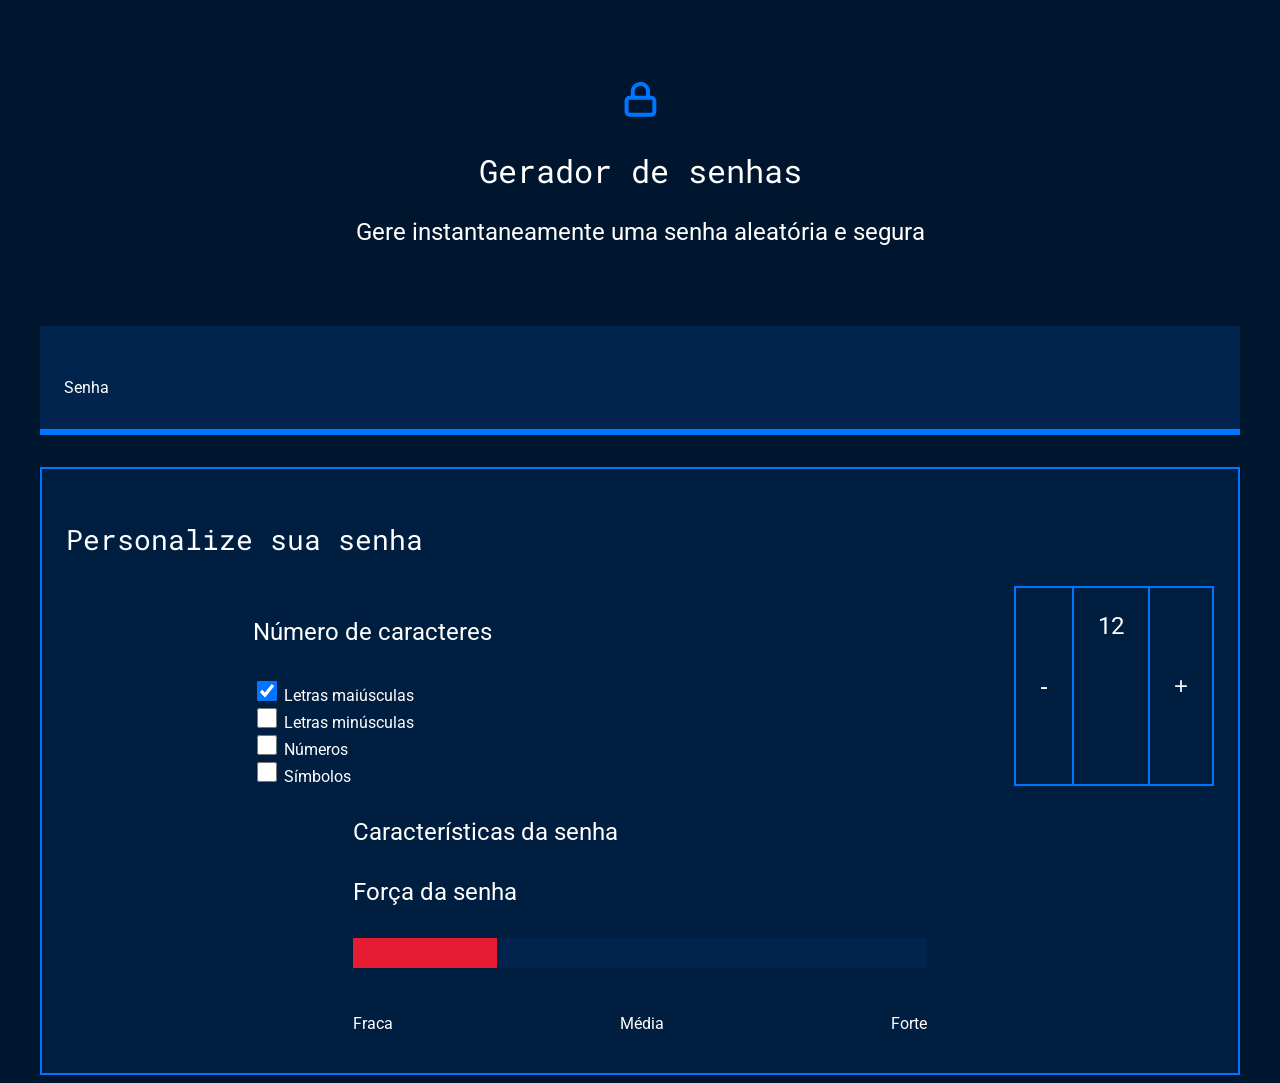
<file: index.html>
<!DOCTYPE html>
<html lang="pt-br">

<head>
    <meta charset="UTF-8">
    <meta name="viewport" content="width=device-width, initial-scale=1.0">
    <title>Gerador de senha</title>
    <link rel="stylesheet" href="style.css">
</head>

<body>
    <section class="conteudo">
        <div class="conteudo-titulo">
            <img src="unlock.svg" alt="cadeado fechado">
            <h2 class="titulo-principal">Gerador de senhas</h2>
            <h3 class="titulo-secundario">Gere instantaneamente uma senha aleatória e segura</h3>
        </div>
        <div class="conteudo-senha">
            <label for="senha">Senha</label>
            <input name="senha" type="text" id="campo-senha">
        </div>
        <div class="parametro">
            <h3 class="parametro-titulo">Personalize sua senha</h3>
            <div class="parametro-coluna__senha">
                <div class="parametro-senha">
                    <h4 class="parametro-senha__titulo">Número de caracteres</h4>
                    <div class="parametro-senha-checkbox">
                        <input name="maiusculo" type="checkbox" class="checkbox" checked>
                        <label for="maiusculo">Letras maiúsculas</label>
                    </div>
                    <div class="parametro-senha-checkbox">
                        <input name="minusculo" type="checkbox" class="checkbox">
                        <label for="minusculo">Letras minúsculas</label>
                    </div>
                    <div class="parametro-senha-checkbox">
                        <input name="numero" type="checkbox" class="checkbox">
                        <label for="numero">Números</label>
                    </div>
                    <div class="parametro-senha-checkbox">
                        <input name="simbolo" type="checkbox" class="checkbox">
                        <label for="simbolo">Símbolos</label>
                    </div>
                </div>
                    <div class="parametro-senha-botoes">
                        <button class="parametro-senha__botao">-</button>
                        <p class="parametro-senha__texto">12</p>
                        <button class="parametro-senha__botao">+</button>
                    </div>
                </div>               
                <div class="parametro-senha">
                    <h4 class="parametro-senha__titulo">Características da senha</h4>

                </div>
                <div class="parametro-senha">
                    <h4 class="parametro-senha__titulo">Força da senha</h4>
                    <div class="barra"></div>
                    <div class="forca fraca"></div>
                    <div class="parametro-senha-textos">
                        <p>Fraca</p>
                        <p>Média</p>
                        <p>Forte</p>
                    </div>
                </div>
                </div>
            </div>
        </div>
    </section>
    <script src="main.js"></script>
</body>

</html>
</file>
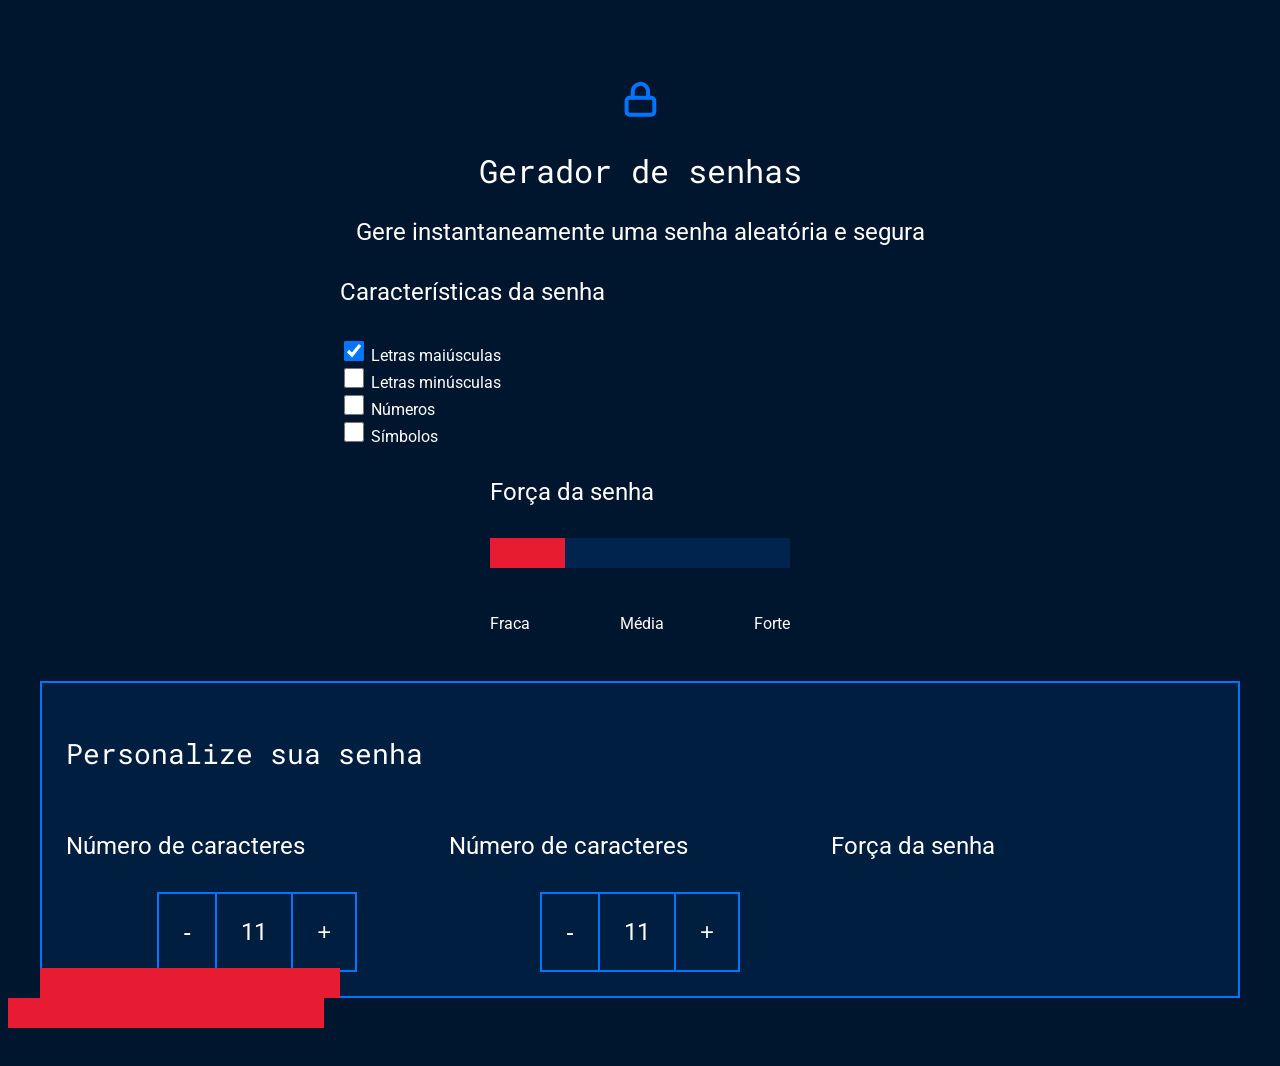
<file: senha.html>
<!DOCTYPE html>
<html lang="pt-br">

<head>
    <meta charset="UTF-8">
    <meta name="viewport" content="width=device-width, initial-scale=1.0">
    <title>Gerador de senha</title>
    <link rel="stylesheet" href="style.css">
</head>

<body>
    <section class="conteudo">
        <div class="conteudo-titulo">
            <img src="unlock.svg" alt="cadeado fechado">
            <h2 class="titulo-principal">Gerador de senhas</h2>
            <h3 class="titulo-secundario">Gere instantaneamente uma senha aleatória e segura</h3>
        </div>
        <div class="parametro-senha">
            <h4 class="parametro-senha__titulo">Características da senha</h4>
            <div class="parametro-senha-checkbox">
                <input name="maiusculo" type="checkbox" class="checkbox" checked>
                <label for="maiusculo">Letras maiúsculas</label>
            </div>
            <div class="parametro-senha-checkbox">
                <input name="minusculo" type="checkbox" class="checkbox">
                <label for="minusculo">Letras minúsculas</label>
            </div>
            <div class="parametro-senha-checkbox">
                <input name="numero" type="checkbox" class="checkbox">
                <label for="numero">Números</label>
            </div>
            <div class="parametro-senha-checkbox">
                <input name="simbolo" type="checkbox" class="checkbox">
                <label for="simbolo">Símbolos</label>
            </div>
            <div class="parametro-senha">
                <h4 class="parametro-senha__titulo">Força da senha</h4>
                <div class="barra"></div>
                <div class="forca fraca"></div>
                <div class="parametro-senha-textos">
                    <p>Fraca</p>
                    <p>Média</p>
                    <p>Forte</p>
                </div>
            </div>
        </div>

        <div class="parametro">
            <h3 class="parametro-titulo">Personalize sua senha</h3>
            <div class="parametro-coluna__senha">
                <div class="parametro-senha">
                    <h4 class="parametro-senha__titulo">Número de caracteres</h4>
                    <div class="parametro-senha-botoes">
                        <button class="parametro-senha__botao">-</button>
                        <p class="parametro-senha__texto">11</p>
                        <button class="parametro-senha__botao">+</button>
                    </div>
                </div>
                <div class="parametro-senha">
                    <h4 class="parametro-senha__titulo">Número de caracteres</h4>
                    <div class="parametro-senha-botoes">
                        <button class="parametro-senha__botao">-</button>
                        <p class="parametro-senha__texto">11</p>
                        <button class="parametro-senha__botao">+</button>
                    </div>
                </div>
                <div class="parametro-senha">
                    <h4 class="parametro-senha__titulo">Força da senha</h4>
                </div>
            </div>
        </div>

    <div class="forca fraca"></div>
    </section>
</body>
<div class="forca fraca"></div>

</html>
</file>
<file: style.css>
@import url('https://fonts.googleapis.com/css2?family=Roboto&family=Roboto+Mono&display=swap');

:root{
    --branco: white;
    --cor-de-fundo: #00162E;
    --fundo-senha: #00244D;
    --fundo-texto: #001E40;
    --borda: #0075FF;
    --roboto: 'Roboto', sans-serif;
    --roboto-mono: 'Roboto Mono', monospace;
}

*{
    font-weight: 400;
}

body{
    color: var(--branco);
    background-color: var(--cor-de-fundo);
    font-family: var(--roboto);
}

.titulo-principal{
    font-family: var(--roboto-mono);
    font-size: 32px;
}

.titulo-secundario{
    font-size: 24px;
}

.conteudo-titulo{
    text-align: center;
    margin-top: 80px;
}

.conteudo-senha{
    margin-top: 80px; 
    background: var(--fundo-senha);
    padding: 24px;
    border-bottom: 6px solid var(--borda);
}

#campo-senha{
    background-color: var(--fundo-senha);
    border: none;
    color: var(--branco);
    font-family: var(--roboto-mono);
    font-size: 40px;
    width: 70%;
}

#campo-senha:focus{
    outline: none;
}

.conteudo{
    max-width: 1200px;
    margin: 0 auto;
}

.parametro{
    background-color: var(--fundo-texto);
    border: 2px solid var(--borda);
    margin-top: 32px;
    padding: 24px;
}

.parametro-titulo{
    font-family: var(--roboto-mono);
    font-size: 28px;
}

.parametro-senha__titulo{
    font-size:24px;
}

.parametro-coluna__senha{
    display: flex;
    flex-direction: column;
    justify-content: center;
}
.parametro-senha{
    width: 50%;
    margin: 0 auto;
}

.parametro-senha-botoes{
    display: flex;
    justify-content: center;
}

.parametro-senha__botao{
    background-color: var(--fundo-texto);
    color: var(--branco);
    border: 2px solid var(--borda);
    padding: 24px;
    font-size: 24px;
    cursor: pointer;
}
.parametro-senha__texto{
    padding: 24px;
    border-top: 2px solid var(--borda);
    border-bottom: 2px solid var(--borda);
    margin: 0;
    font-size: 24px;
    cursor: pointer;
}

.checkbox{
    width: 20px;
    height: 20px;
    cursor: pointer;
}
.barra{
    background-color: var(--fundo-senha);
    height: 30px;
    width: 100%;
}
.forca{
    height: 30px;
    position: relative;
    bottom: 30px;
}
.fraca{
    width: 25%;
    background-color: #E71B32; 
}@import url('https://fonts.googleapis.com/css2?family=Roboto&family=Roboto+Mono&display=swap');

:root{
    --branco: white;
    --cor-de-fundo: #00162E;
    --fundo-senha: #00244D;
    --fundo-texto: #001E40;
    --borda: #0075FF;
    --roboto: 'Roboto', sans-serif;
    --roboto-mono: 'Roboto Mono', monospace;
}

*{
    font-weight: 400;
}

body{
    color: var(--branco);
    background-color: var(--cor-de-fundo);
    font-family: var(--roboto);
}

.titulo-principal{
    font-family: var(--roboto-mono);
    font-size: 32px;
}

.titulo-secundario{
    font-size: 24px;
}

.conteudo-titulo{
    text-align: center;
    margin-top: 80px;
}

.conteudo-senha{
    margin-top: 80px; 
    background: var(--fundo-senha);
    padding: 24px;
    border-bottom: 6px solid var(--borda);
}

#campo-senha{
    background-color: var(--fundo-senha);
    border: none;
    color: var(--branco);
    font-family: var(--roboto-mono);
    font-size: 40px;
    width: 70%;
}

#campo-senha:focus{
    outline: none;
}

.conteudo{
    max-width: 1200px;
    margin: 0 auto;
}

.parametro{
    background-color: var(--fundo-texto);
    border: 2px solid var(--borda);
    margin-top: 32px;
    padding: 24px;
}

.parametro-titulo{
    font-family: var(--roboto-mono);
    font-size: 28px;
}

.parametro-senha__titulo{
    font-size:24px;
}

.parametro-coluna__senha{
    display: flex;
    flex-direction: column;
    justify-content: center;
}
.parametro-senha{
    width: 50%;
    margin: 0 auto;
}

.parametro-senha-botoes{
    display: flex;
    justify-content: center;
}

.parametro-senha__botao{
    background-color: var(--fundo-texto);
    color: var(--branco);
    border: 2px solid var(--borda);
    padding: 24px;
    font-size: 24px;
    cursor: pointer;
}
.parametro-senha__texto{
    padding: 24px;
    border-top: 2px solid var(--borda);
    border-bottom: 2px solid var(--borda);
    margin: 0;
    font-size: 24px;
    cursor: pointer;
}

.checkbox{
    width: 20px;@import url('https://fonts.googleapis.com/css2?family=Roboto&family=Roboto+Mono&display=swap');

:root{
    --branco: white;
    --cor-de-fundo: #00162E;
    --fundo-senha: #00244D;
    --fundo-texto: #001E40;
    --borda: #0075FF;
    --roboto: 'Roboto', sans-serif;
    --roboto-mono: 'Roboto Mono', monospace;
}

*{
    font-weight: 400;
}

body{
    color: var(--branco);
    background-color: var(--cor-de-fundo);
    font-family: var(--roboto);
}

.titulo-principal{
    font-family: var(--roboto-mono);
    font-size: 32px;
}

.titulo-secundario{
    font-size: 24px;
}

.conteudo-titulo{
    text-align: center;
    margin-top: 80px;
}

.conteudo-senha{
    margin-top: 80px; 
    background: var(--fundo-senha);
    padding: 24px;
    border-bottom: 6px solid var(--borda);
}

#campo-senha{
    background-color: var(--fundo-senha);
    border: none;
    color: var(--branco);
    font-family: var(--roboto-mono);
    font-size: 40px;
    width: 70%;
}

#campo-senha:focus{
    outline: none;
}

.conteudo{
    max-width: 1200px;
    margin: 0 auto;
}

.parametro{
    background-color: var(--fundo-texto);
    border: 2px solid var(--borda);
    margin-top: 32px;
    padding: 24px;
}

.parametro-titulo{
    font-family: var(--roboto-mono);
    font-size: 28px;
}

.parametro-senha__titulo{
    font-size:24px;
}

.parametro-coluna__senha{
    display: flex;
    flex-direction: column;
    justify-content: center;
}
.parametro-senha{
    width: 50%;
    margin: 0 auto;
}

.parametro-senha-botoes{
    display: flex;
    justify-content: center;
}

.parametro-senha__botao{
    background-color: var(--fundo-texto);
    color: var(--branco);
    border: 2px solid var(--borda);
    padding: 24px;
    font-size: 24px;
    cursor: pointer;
}
.parametro-senha__texto{
    padding: 24px;
    border-top: 2px so@import url('https://fonts.googleapis.com/css2?family=Roboto&family=Roboto+Mono&display=swap');

:root{
    --branco: white;
    --cor-de-fundo: #00162E;
    --fundo-senha: #00244D;
    --fundo-texto: #001E40;
    --borda: #0075FF;
    --roboto: 'Roboto', sans-serif;
    --roboto-mono: 'Roboto Mono', monospace;
}

*{
    font-weight: 400;
}

body{
    color: var(--branco);
    background-color: var(--cor-de-fundo);
    font-family: var(--roboto);
}

.titulo-principal{
    font-family: var(--roboto-mono);
    font-size: 32px;
}

.titulo-secundario{
    font-size: 24px;
}

.conteudo-titulo{
    text-align: center;
    margin-top: 80px;
}

.conteudo-senha{
    margin-top: 80px; 
    background: var(--fundo-senha);
    padding: 24px;
    border-bottom: 6px solid var(--borda);
}

#campo-senha{
    background-color: var(--fundo-senha);
    border: none;
    color: var(--branco);
    font-family: var(--roboto-mono);
    font-size: 40px;
    width: 70%;
}

#campo-senha:focus{
    outline: none;
}

.conteudo{
    max-width: 1200px;
    margin: 0 auto;
}

.parametro{
    background-color: var(--fundo-texto);
    border: 2px solid var(--borda);
    margin-top: 32px;
    padding: 24px;
}

.parametro-titulo{
    font-family: var(--roboto-mono);
    font-size: 28px;
}

.parametro-senha__titulo{
    font-size:24px;
}

.parametro-coluna__senha{
    display: flex;
    flex-direction: column;
    justify-content: center;
}
.parametro-senha{
    width: 50%;
    margin: 0 auto;
}

.parametro-senha-botoes{
    display: flex;
    justify-content: center;
}

.parametro-senha__botao{
    background-color: var(--fundo-texto);
    color: var(--branco);
    border: 2px solid var(--borda);
    padding: 24px;
    font-size: 24px;
    cursor: pointer;
}
.parametro-senha__texto{
    padding: 24px;
    border-top: 2px solid var(--borda);
    border-bottom: 2px solid var(--borda);
    margin: 0;
    font-size: 24px;
    cursor: pointer;
}

.checkbox{
    width: 20px;
    height: 20px;
    cursor: pointer;
}
.barra{
    background-color: var(--fundo-senha);
    height: 30px;
    width: 100%;
}
.forca{
    height: 30px;
    position: relative;
    bottom: 30px;
}
.fraca{
    width: 25%;
    background-color: #E71B32; 
}
.media{
    background-color: #FAF408;
    width: 50%;
}
.forte{
    background-color: #00FF85;
    width: 100%;
}
.parametro-senha-textos{
    display: flex;
    justify-content: space-between;
}
@media screen and (min-width: 768px) {
    .parametro-coluna__senha{
        flex-direction: row;
    }
}lid var(--borda);
    border-bottom: 2px solid var(--borda);
    margin: 0;
    font-size: 24px;
    cursor: pointer;
}

.checkbox{
    width: 20px;
    height: 20px;
    cursor: pointer;
}
.barra{
    background-color: var(--fundo-senha);
    height: 30px;
    width: 100%;
}
.forca{
    height: 30px;
    position: relative;
    bottom: 30px;
}
.fraca{
    width: 25%;
    background-color: #E71B32; 
}
.media{
    background-color: #FAF408;
    width: 50%;
}
.forte{
    background-color: #00FF85;
    width: 100%;
}
.parametro-senha-textos{
    display: flex;
    justify-content: space-between;
}
@media screen and (min-width: 768px) {
    .parametro-coluna__senha{
        flex-direction: row;
    }
}
    height: 20px;
    cursor: pointer;
}
.barra{
    background-color: var(--fundo-senha);
    height: 30px;
    width: 100%;
}
.forca{
    height: 30px;
    position: relative;
    bottom: 30px;
}
.fraca{
    width: 25%;
    background-color: #E71B32; 
}
.media{
    background-color: #FAF408;
    width: 50%;
}
.forte{
    background-color: #00FF85;
    width: 100%;
}
.parametro-senha-textos{
    display: flex;
    justify-content: space-between;
}
@media screen and (min-width: 768px) {
    .parametro-coluna__senha{
        flex-direction: row;
    }
}
.media{
    background-color: #FAF408;
    width: 50%;
}
.forte{
    background-color: #00FF85;
    width: 100%;
}
.parametro-senha-textos{
    display: flex;
    justify-content: space-between;
}
@media screen and (min-width: 768px) {
    .parametro-coluna__senha{
        flex-direction: row;
    }
}
</file>
